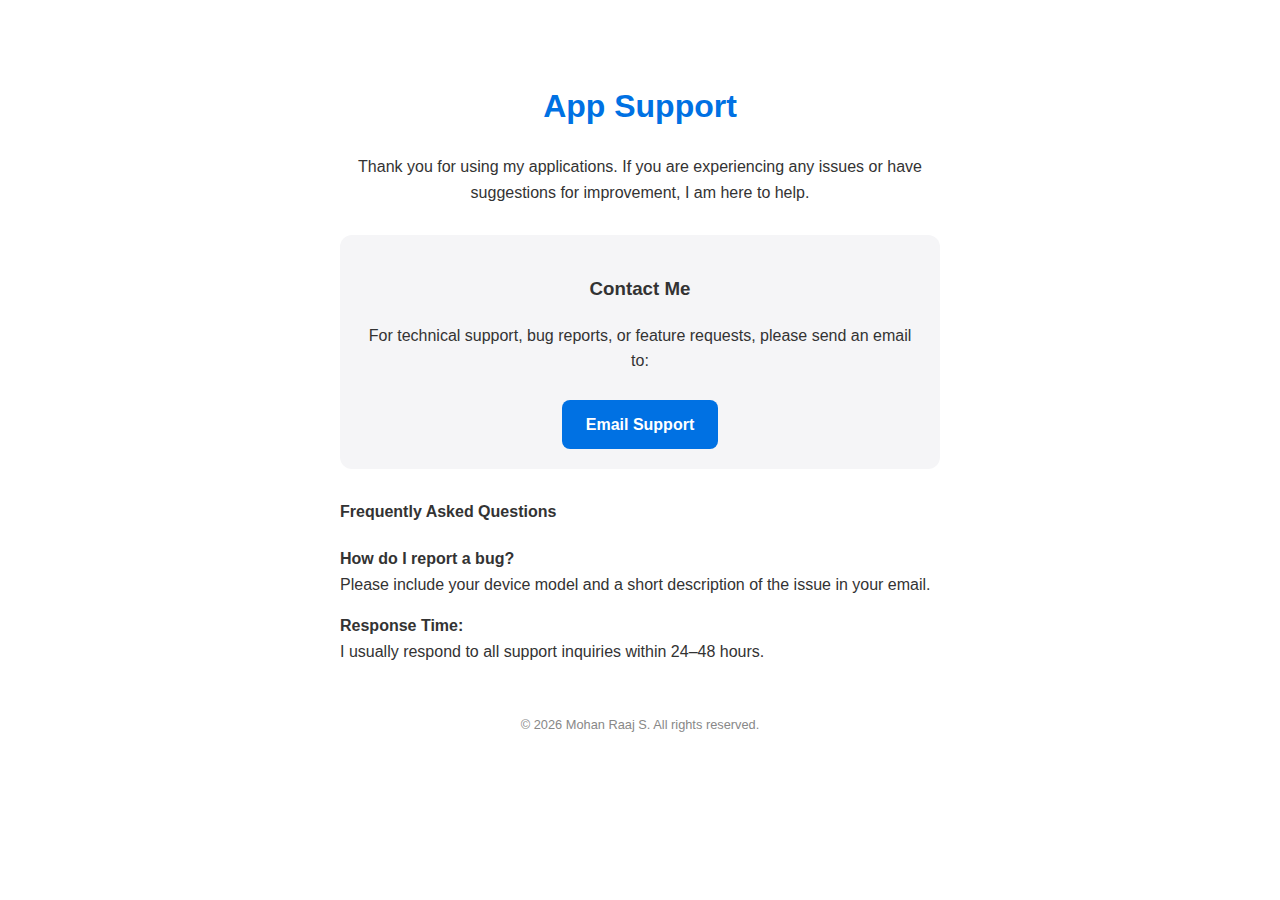
<file: support.html>
<!DOCTYPE html>
<html lang="en">
<head>
    <meta charset="UTF-8">
    <meta name="viewport" content="width=device-width, initial-scale=1.0">
    <title>Support | Mohanraaj S</title>
    <style>
        body { font-family: -apple-system, BlinkMacSystemFont, "Segoe UI", Roboto, Helvetica, Arial, sans-serif; line-height: 1.6; color: #333; max-width: 600px; margin: 40px auto; padding: 20px; text-align: center; }
        h1 { color: #0071e3; }
        .contact-box { background: #f5f5f7; padding: 20px; border-radius: 12px; margin-top: 30px; }
        .btn { display: inline-block; background: #0071e3; color: white; padding: 12px 24px; text-decoration: none; border-radius: 8px; font-weight: bold; margin-top: 10px; }
        footer { margin-top: 50px; font-size: 0.8em; color: #888; }
    </style>
</head>
<body>

    <h1>App Support</h1>
    <p>Thank you for using my applications. If you are experiencing any issues or have suggestions for improvement, I am here to help.</p>

    <div class="contact-box">
        <h3>Contact Me</h3>
        <p>For technical support, bug reports, or feature requests, please send an email to:</p>
        <a href="mailto:mohan.raaj.s@gmail.com" class="btn">Email Support</a>
    </div>

    <div style="margin-top: 30px; text-align: left;">
        <h4>Frequently Asked Questions</h4>
        <p><strong>How do I report a bug?</strong><br>Please include your device model and a short description of the issue in your email.</p>
        <p><strong>Response Time:</strong><br>I usually respond to all support inquiries within 24–48 hours.</p>
    </div>

    <footer>
        &copy; 2026 Mohan Raaj S. All rights reserved.
    </footer>

</body>
</html>
</file>
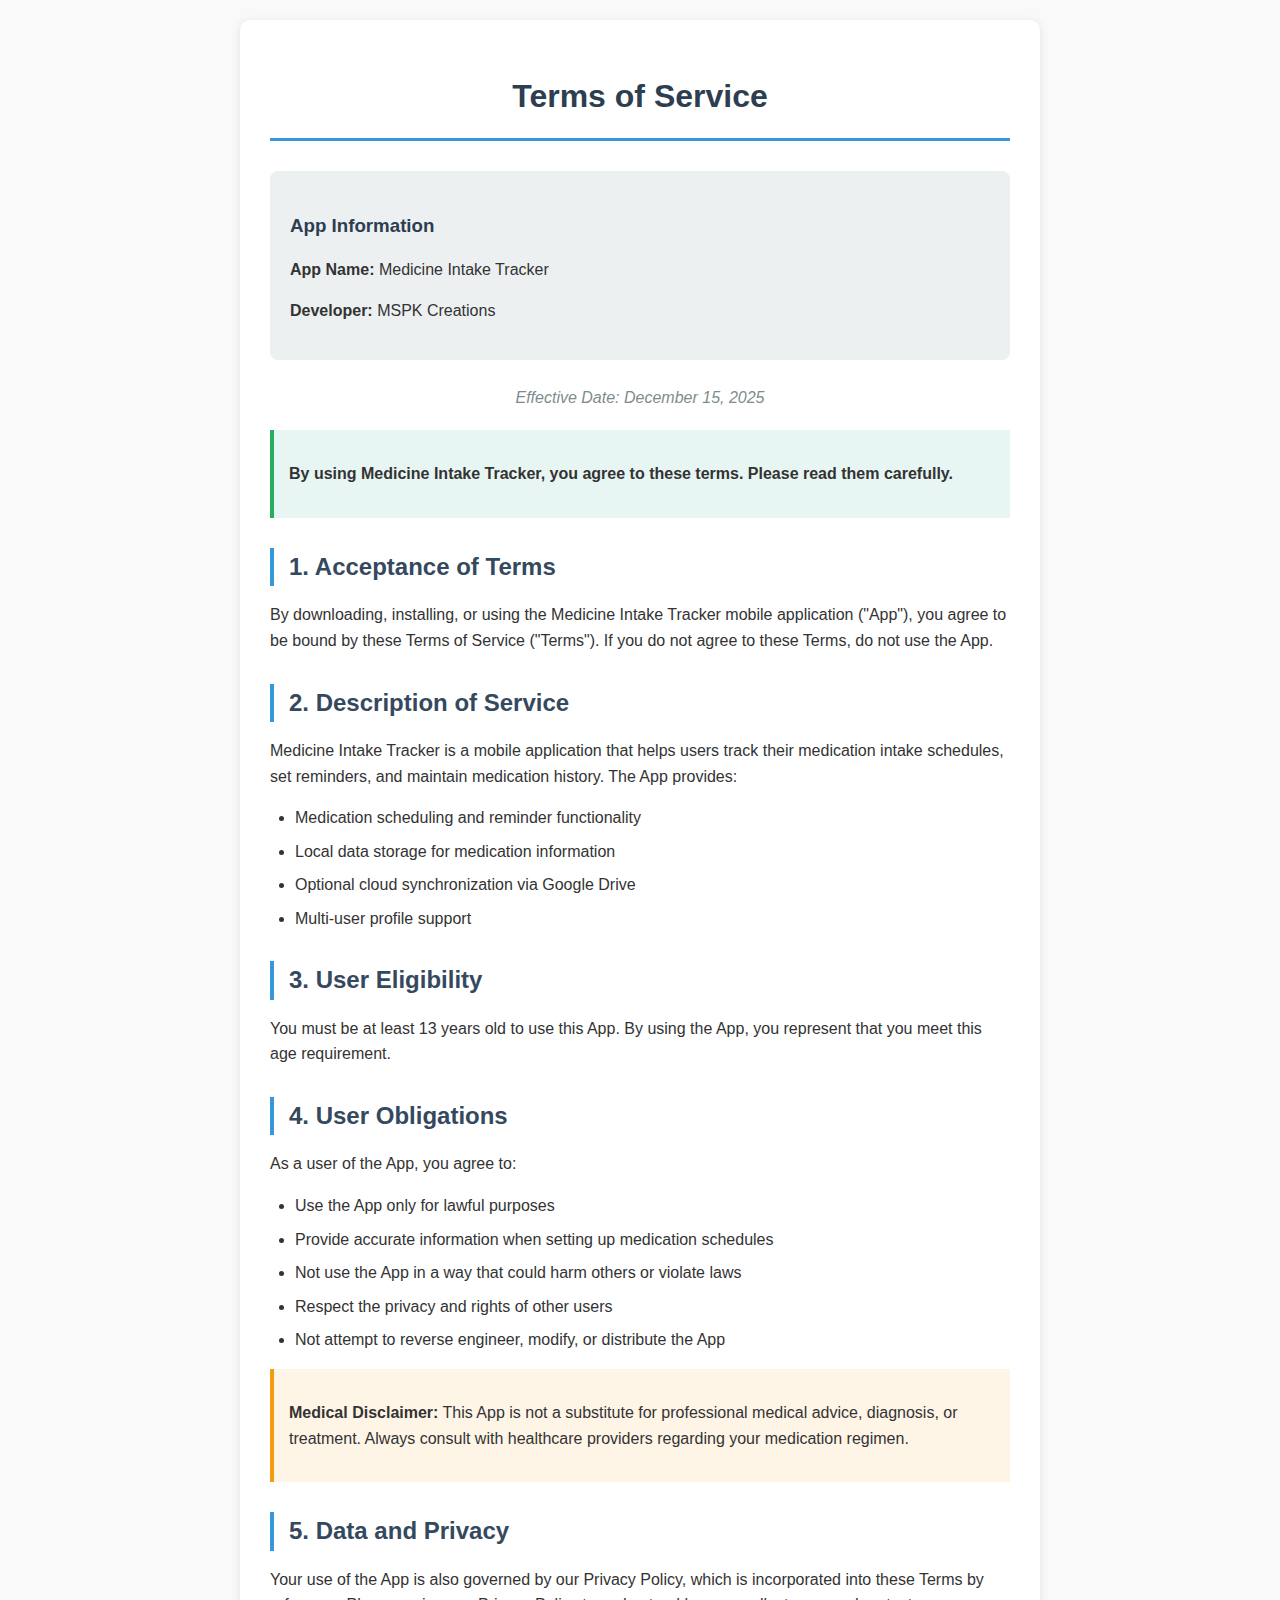
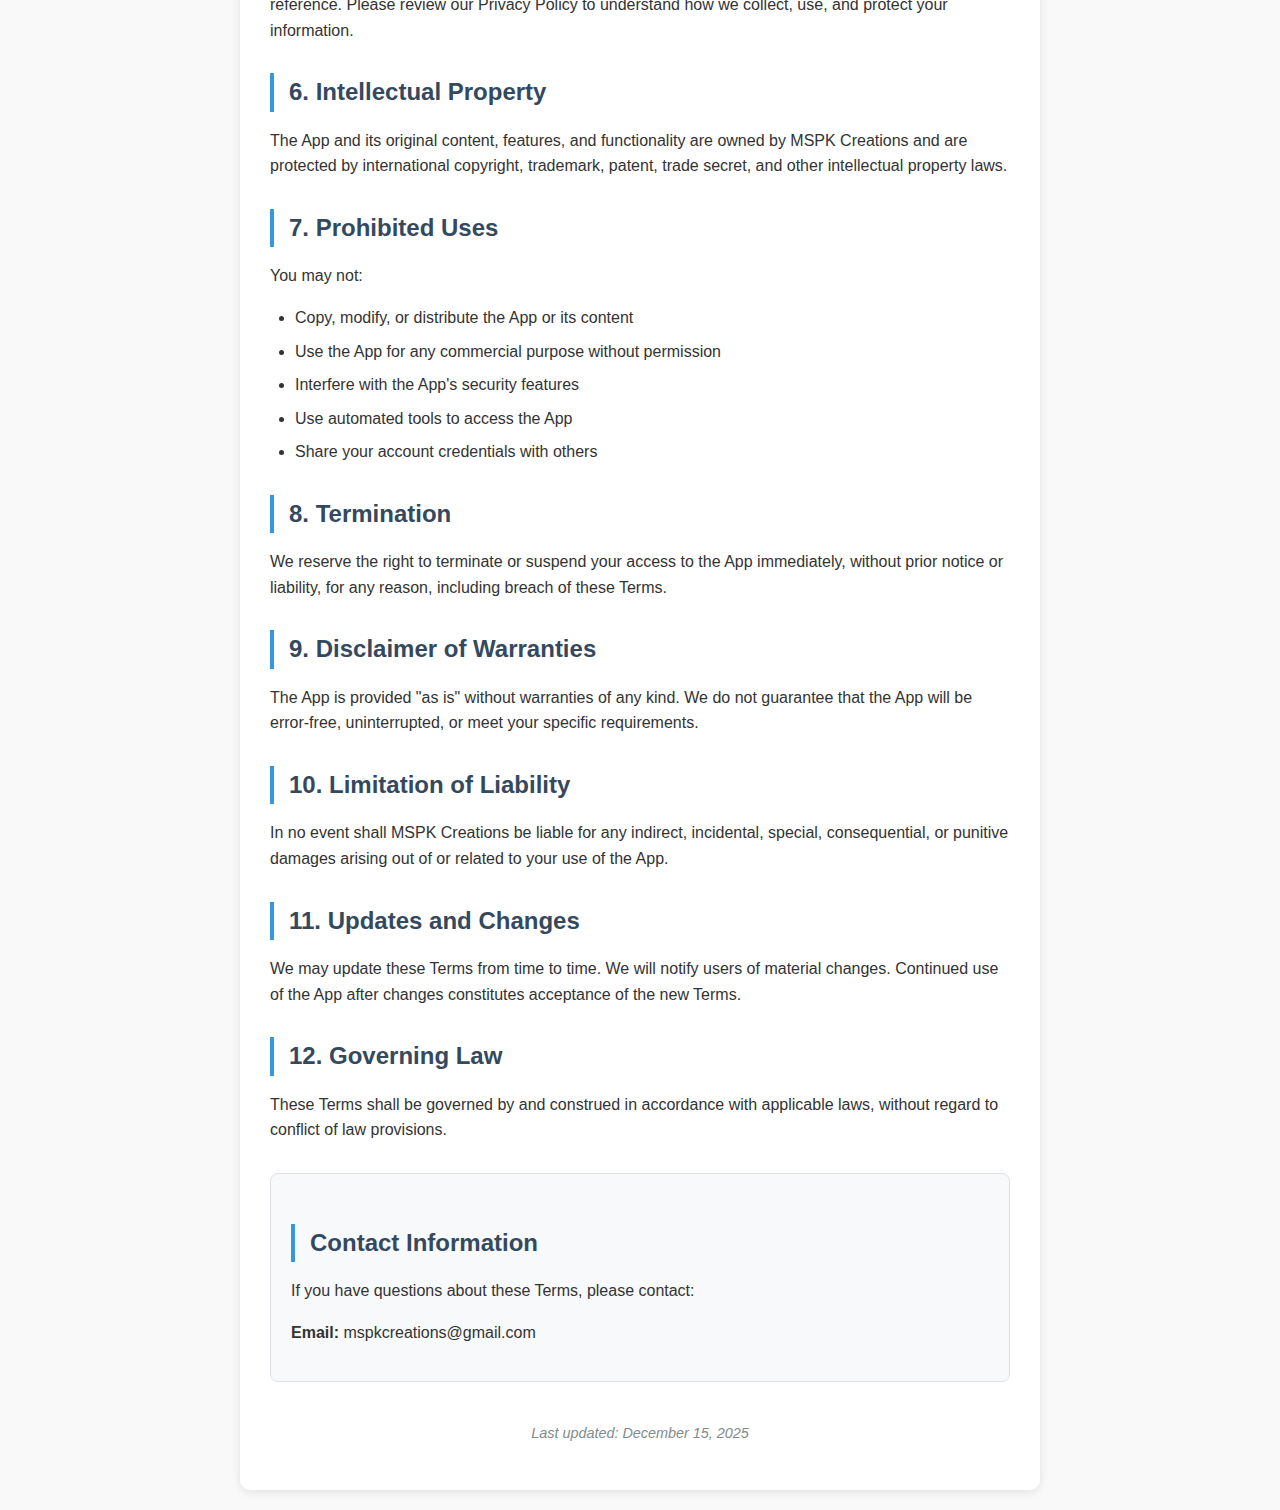
<file: apptermsandservice/MedicineIntakeTracker.html>
<!DOCTYPE html>
<html lang="en">
<head>
    <meta charset="UTF-8">
    <meta name="viewport" content="width=device-width, initial-scale=1.0">
    <title>Terms of Service - Medicine Intake Tracker</title>
    <style>
        body {
            font-family: 'Segoe UI', Tahoma, Geneva, Verdana, sans-serif;
            line-height: 1.6;
            color: #333;
            max-width: 800px;
            margin: 0 auto;
            padding: 20px;
            background-color: #f9f9f9;
        }
        .container {
            background-color: white;
            padding: 30px;
            border-radius: 10px;
            box-shadow: 0 2px 10px rgba(0,0,0,0.1);
        }
        h1 {
            color: #2c3e50;
            text-align: center;
            border-bottom: 3px solid #3498db;
            padding-bottom: 15px;
            margin-bottom: 30px;
        }
        h2 {
            color: #34495e;
            margin-top: 30px;
            margin-bottom: 15px;
            border-left: 4px solid #3498db;
            padding-left: 15px;
        }
        h3 {
            color: #2c3e50;
            margin-top: 20px;
            margin-bottom: 10px;
        }
        .app-info {
            background-color: #ecf0f1;
            padding: 20px;
            border-radius: 8px;
            margin-bottom: 25px;
        }
        .highlight {
            background-color: #e8f6f3;
            padding: 15px;
            border-left: 4px solid #27ae60;
            margin: 15px 0;
        }
        .warning {
            background-color: #fef5e7;
            padding: 15px;
            border-left: 4px solid #f39c12;
            margin: 15px 0;
        }
        .contact-info {
            background-color: #f8f9fa;
            padding: 20px;
            border-radius: 8px;
            margin-top: 30px;
            border: 1px solid #dee2e6;
        }
        ul {
            padding-left: 25px;
        }
        li {
            margin-bottom: 8px;
        }
        .effective-date {
            text-align: center;
            font-style: italic;
            color: #7f8c8d;
            margin-bottom: 20px;
        }
    </style>
</head>
<body>
    <div class="container">
        <h1>Terms of Service</h1>
        
        <div class="app-info">
            <h3>App Information</h3>
            <p><strong>App Name:</strong> Medicine Intake Tracker</p>
            <p><strong>Developer:</strong> MSPK Creations</p>
        </div>

        <p class="effective-date">Effective Date: December 15, 2025</p>

        <div class="highlight">
            <p><strong>By using Medicine Intake Tracker, you agree to these terms. Please read them carefully.</strong></p>
        </div>

        <h2>1. Acceptance of Terms</h2>
        <p>By downloading, installing, or using the Medicine Intake Tracker mobile application ("App"), you agree to be bound by these Terms of Service ("Terms"). If you do not agree to these Terms, do not use the App.</p>

        <h2>2. Description of Service</h2>
        <p>Medicine Intake Tracker is a mobile application that helps users track their medication intake schedules, set reminders, and maintain medication history. The App provides:</p>
        <ul>
            <li>Medication scheduling and reminder functionality</li>
            <li>Local data storage for medication information</li>
            <li>Optional cloud synchronization via Google Drive</li>
            <li>Multi-user profile support</li>
        </ul>

        <h2>3. User Eligibility</h2>
        <p>You must be at least 13 years old to use this App. By using the App, you represent that you meet this age requirement.</p>

        <h2>4. User Obligations</h2>
        <p>As a user of the App, you agree to:</p>
        <ul>
            <li>Use the App only for lawful purposes</li>
            <li>Provide accurate information when setting up medication schedules</li>
            <li>Not use the App in a way that could harm others or violate laws</li>
            <li>Respect the privacy and rights of other users</li>
            <li>Not attempt to reverse engineer, modify, or distribute the App</li>
        </ul>

        <div class="warning">
            <p><strong>Medical Disclaimer:</strong> This App is not a substitute for professional medical advice, diagnosis, or treatment. Always consult with healthcare providers regarding your medication regimen.</p>
        </div>

        <h2>5. Data and Privacy</h2>
        <p>Your use of the App is also governed by our Privacy Policy, which is incorporated into these Terms by reference. Please review our Privacy Policy to understand how we collect, use, and protect your information.</p>

        <h2>6. Intellectual Property</h2>
        <p>The App and its original content, features, and functionality are owned by MSPK Creations and are protected by international copyright, trademark, patent, trade secret, and other intellectual property laws.</p>

        <h2>7. Prohibited Uses</h2>
        <p>You may not:</p>
        <ul>
            <li>Copy, modify, or distribute the App or its content</li>
            <li>Use the App for any commercial purpose without permission</li>
            <li>Interfere with the App's security features</li>
            <li>Use automated tools to access the App</li>
            <li>Share your account credentials with others</li>
        </ul>

        <h2>8. Termination</h2>
        <p>We reserve the right to terminate or suspend your access to the App immediately, without prior notice or liability, for any reason, including breach of these Terms.</p>

        <h2>9. Disclaimer of Warranties</h2>
        <p>The App is provided "as is" without warranties of any kind. We do not guarantee that the App will be error-free, uninterrupted, or meet your specific requirements.</p>

        <h2>10. Limitation of Liability</h2>
        <p>In no event shall MSPK Creations be liable for any indirect, incidental, special, consequential, or punitive damages arising out of or related to your use of the App.</p>

        <h2>11. Updates and Changes</h2>
        <p>We may update these Terms from time to time. We will notify users of material changes. Continued use of the App after changes constitutes acceptance of the new Terms.</p>

        <h2>12. Governing Law</h2>
        <p>These Terms shall be governed by and construed in accordance with applicable laws, without regard to conflict of law provisions.</p>

        <div class="contact-info">
            <h2>Contact Information</h2>
            <p>If you have questions about these Terms, please contact:</p>
            <p><strong>Email:</strong> mspkcreations@gmail.com</p>
        </div>

        <p style="text-align: center; margin-top: 40px; font-size: 0.9em; color: #7f8c8d;">
            <em>Last updated: December 15, 2025</em>
        </p>
    </div>
</body>
</html>
</file>
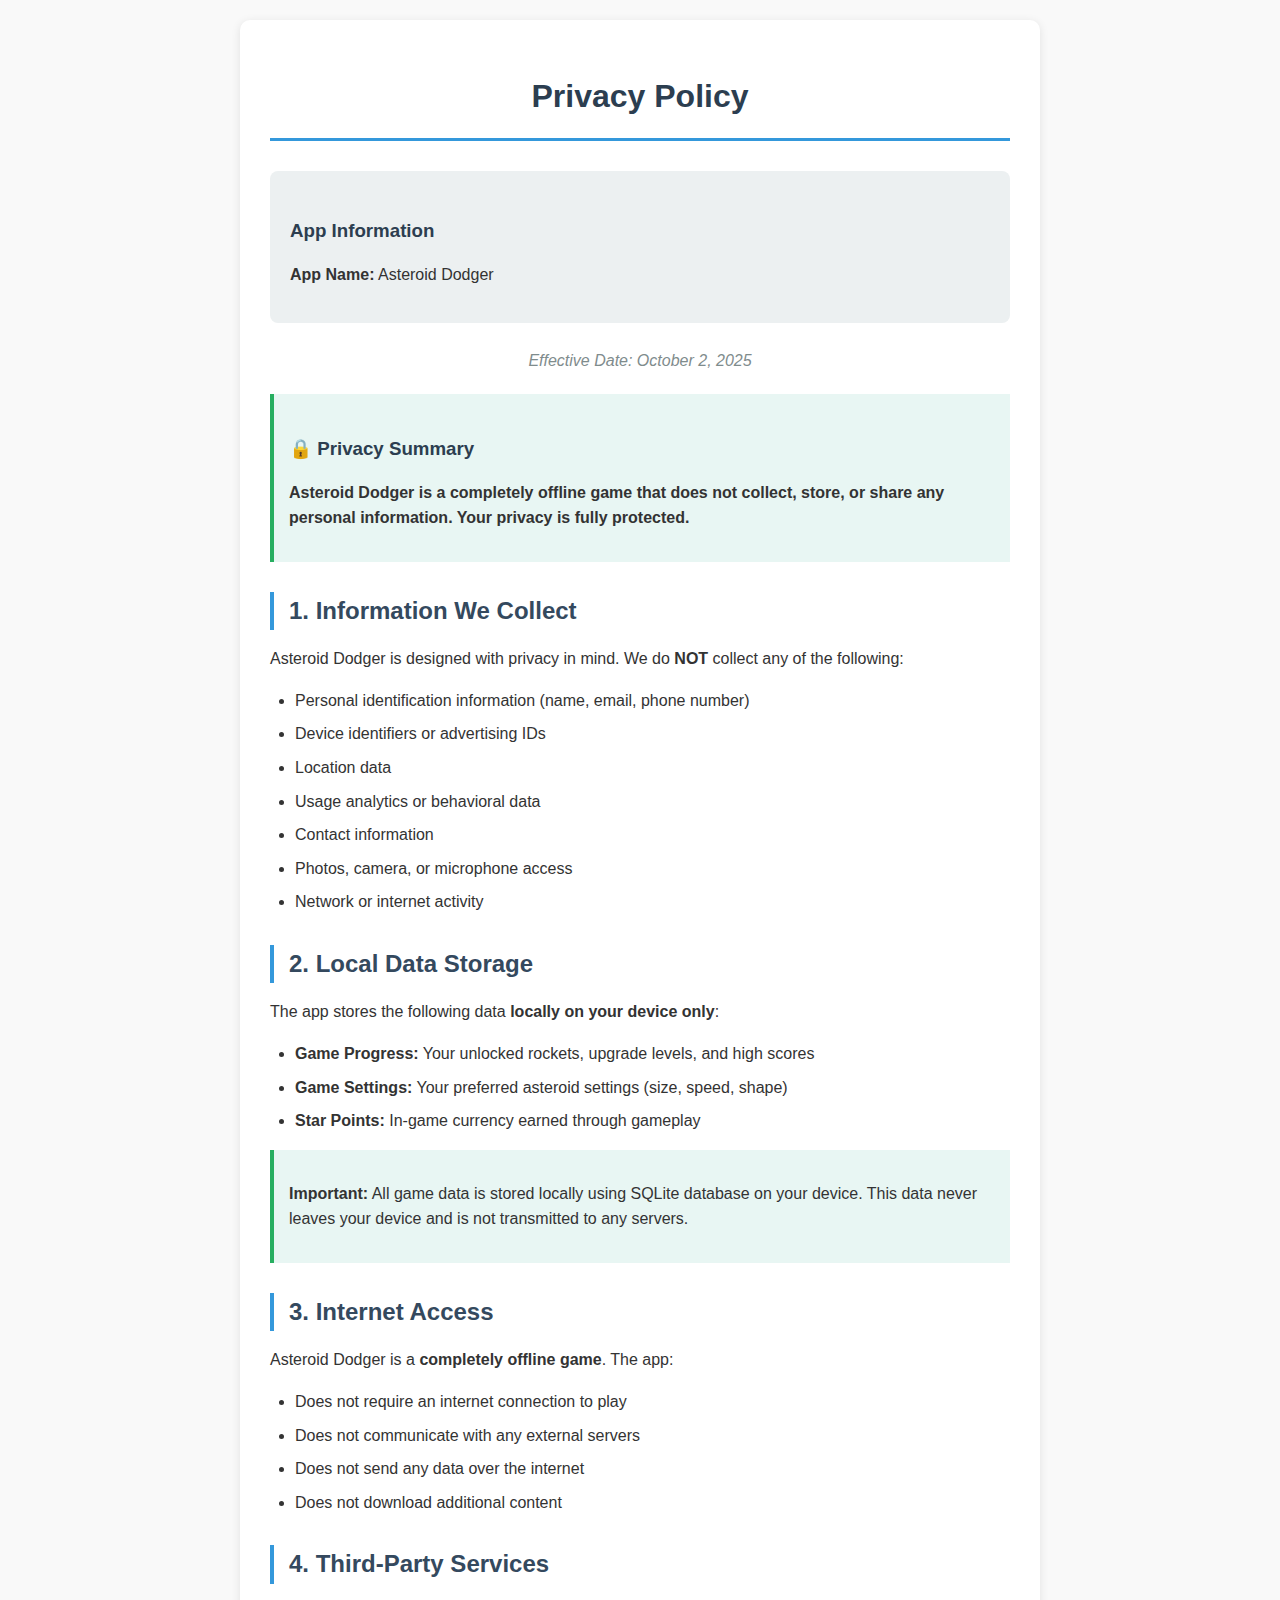
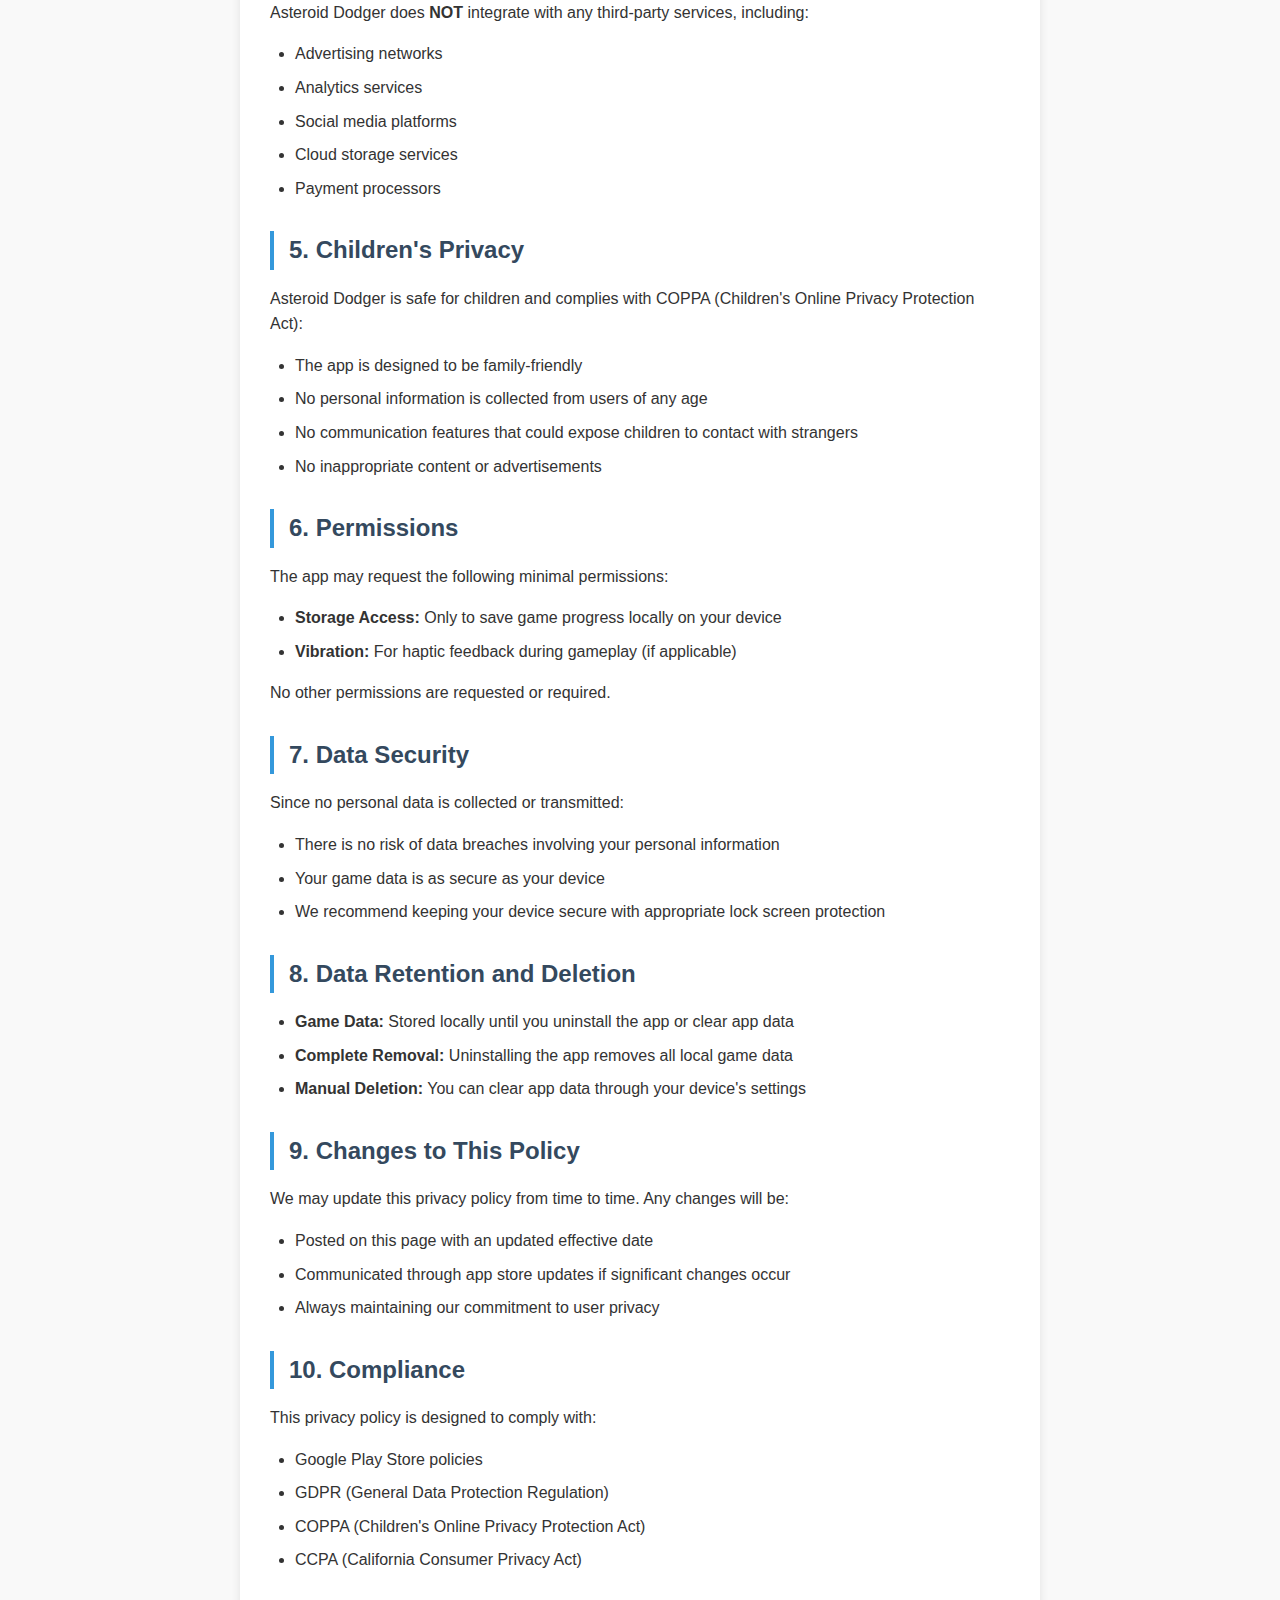
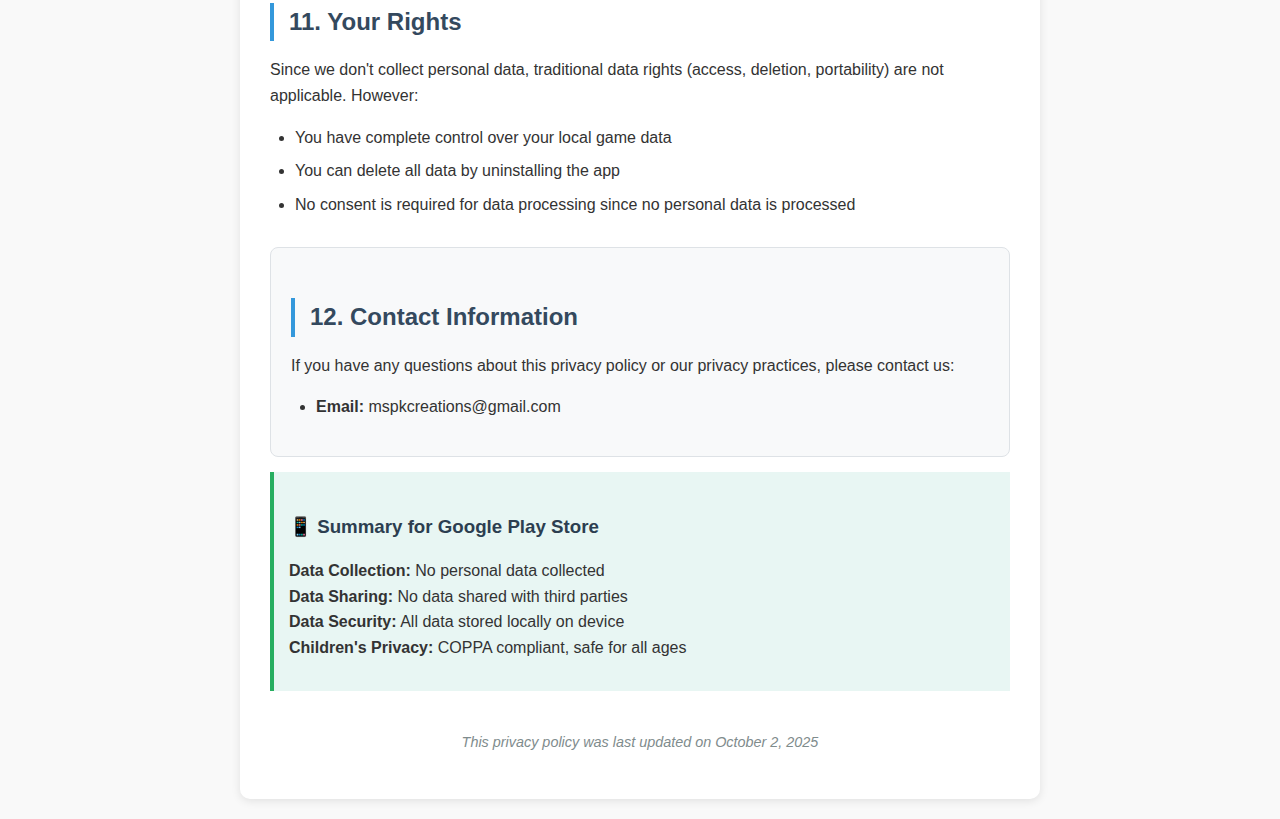
<file: privacypolicy/AsteroidDodger.html>
<!DOCTYPE html>
<html lang="en">
<head>
    <meta charset="UTF-8">
    <meta name="viewport" content="width=device-width, initial-scale=1.0">
    <title>Privacy Policy - Asteroid Dodger</title>
    <style>
        body {
            font-family: 'Segoe UI', Tahoma, Geneva, Verdana, sans-serif;
            line-height: 1.6;
            color: #333;
            max-width: 800px;
            margin: 0 auto;
            padding: 20px;
            background-color: #f9f9f9;
        }
        .container {
            background-color: white;
            padding: 30px;
            border-radius: 10px;
            box-shadow: 0 2px 10px rgba(0,0,0,0.1);
        }
        h1 {
            color: #2c3e50;
            text-align: center;
            border-bottom: 3px solid #3498db;
            padding-bottom: 15px;
            margin-bottom: 30px;
        }
        h2 {
            color: #34495e;
            margin-top: 30px;
            margin-bottom: 15px;
            border-left: 4px solid #3498db;
            padding-left: 15px;
        }
        h3 {
            color: #2c3e50;
            margin-top: 25px;
            margin-bottom: 10px;
        }
        .app-info {
            background-color: #ecf0f1;
            padding: 20px;
            border-radius: 8px;
            margin-bottom: 25px;
        }
        .highlight {
            background-color: #e8f6f3;
            padding: 15px;
            border-left: 4px solid #27ae60;
            margin: 15px 0;
        }
        .contact-info {
            background-color: #f8f9fa;
            padding: 20px;
            border-radius: 8px;
            margin-top: 30px;
            border: 1px solid #dee2e6;
        }
        ul {
            padding-left: 25px;
        }
        li {
            margin-bottom: 8px;
        }
        .effective-date {
            text-align: center;
            font-style: italic;
            color: #7f8c8d;
            margin-bottom: 20px;
        }
    </style>
</head>
<body>
    <div class="container">
        <h1>Privacy Policy</h1>
        
        <div class="app-info">
            <h3>App Information</h3>
            <p><strong>App Name:</strong> Asteroid Dodger</p>
        </div>

        <p class="effective-date">Effective Date: October 2, 2025</p>

        <div class="highlight">
            <h3>🔒 Privacy Summary</h3>
            <p><strong>Asteroid Dodger is a completely offline game that does not collect, store, or share any personal information. Your privacy is fully protected.</strong></p>
        </div>

        <h2>1. Information We Collect</h2>
        <p>Asteroid Dodger is designed with privacy in mind. We do <strong>NOT</strong> collect any of the following:</p>
        <ul>
            <li>Personal identification information (name, email, phone number)</li>
            <li>Device identifiers or advertising IDs</li>
            <li>Location data</li>
            <li>Usage analytics or behavioral data</li>
            <li>Contact information</li>
            <li>Photos, camera, or microphone access</li>
            <li>Network or internet activity</li>
        </ul>

        <h2>2. Local Data Storage</h2>
        <p>The app stores the following data <strong>locally on your device only</strong>:</p>
        <ul>
            <li><strong>Game Progress:</strong> Your unlocked rockets, upgrade levels, and high scores</li>
            <li><strong>Game Settings:</strong> Your preferred asteroid settings (size, speed, shape)</li>
            <li><strong>Star Points:</strong> In-game currency earned through gameplay</li>
        </ul>
        
        <div class="highlight">
            <p><strong>Important:</strong> All game data is stored locally using SQLite database on your device. This data never leaves your device and is not transmitted to any servers.</p>
        </div>

        <h2>3. Internet Access</h2>
        <p>Asteroid Dodger is a <strong>completely offline game</strong>. The app:</p>
        <ul>
            <li>Does not require an internet connection to play</li>
            <li>Does not communicate with any external servers</li>
            <li>Does not send any data over the internet</li>
            <li>Does not download additional content</li>
        </ul>

        <h2>4. Third-Party Services</h2>
        <p>Asteroid Dodger does <strong>NOT</strong> integrate with any third-party services, including:</p>
        <ul>
            <li>Advertising networks</li>
            <li>Analytics services</li>
            <li>Social media platforms</li>
            <li>Cloud storage services</li>
            <li>Payment processors</li>
        </ul>

        <h2>5. Children's Privacy</h2>
        <p>Asteroid Dodger is safe for children and complies with COPPA (Children's Online Privacy Protection Act):</p>
        <ul>
            <li>The app is designed to be family-friendly</li>
            <li>No personal information is collected from users of any age</li>
            <li>No communication features that could expose children to contact with strangers</li>
            <li>No inappropriate content or advertisements</li>
        </ul>

        <h2>6. Permissions</h2>
        <p>The app may request the following minimal permissions:</p>
        <ul>
            <li><strong>Storage Access:</strong> Only to save game progress locally on your device</li>
            <li><strong>Vibration:</strong> For haptic feedback during gameplay (if applicable)</li>
        </ul>
        <p>No other permissions are requested or required.</p>

        <h2>7. Data Security</h2>
        <p>Since no personal data is collected or transmitted:</p>
        <ul>
            <li>There is no risk of data breaches involving your personal information</li>
            <li>Your game data is as secure as your device</li>
            <li>We recommend keeping your device secure with appropriate lock screen protection</li>
        </ul>

        <h2>8. Data Retention and Deletion</h2>
        <ul>
            <li><strong>Game Data:</strong> Stored locally until you uninstall the app or clear app data</li>
            <li><strong>Complete Removal:</strong> Uninstalling the app removes all local game data</li>
            <li><strong>Manual Deletion:</strong> You can clear app data through your device's settings</li>
        </ul>

        <h2>9. Changes to This Policy</h2>
        <p>We may update this privacy policy from time to time. Any changes will be:</p>
        <ul>
            <li>Posted on this page with an updated effective date</li>
            <li>Communicated through app store updates if significant changes occur</li>
            <li>Always maintaining our commitment to user privacy</li>
        </ul>

        <h2>10. Compliance</h2>
        <p>This privacy policy is designed to comply with:</p>
        <ul>
            <li>Google Play Store policies</li>
            <li>GDPR (General Data Protection Regulation)</li>
            <li>COPPA (Children's Online Privacy Protection Act)</li>
            <li>CCPA (California Consumer Privacy Act)</li>
        </ul>

        <h2>11. Your Rights</h2>
        <p>Since we don't collect personal data, traditional data rights (access, deletion, portability) are not applicable. However:</p>
        <ul>
            <li>You have complete control over your local game data</li>
            <li>You can delete all data by uninstalling the app</li>
            <li>No consent is required for data processing since no personal data is processed</li>
        </ul>

        <div class="contact-info">
            <h2>12. Contact Information</h2>
            <p>If you have any questions about this privacy policy or our privacy practices, please contact us:</p>
            <ul>
                <li><strong>Email:</strong> mspkcreations@gmail.com</li>
            </ul>
        </div>

        <div class="highlight">
            <h3>📱 Summary for Google Play Store</h3>
            <p><strong>Data Collection:</strong> No personal data collected<br>
            <strong>Data Sharing:</strong> No data shared with third parties<br>
            <strong>Data Security:</strong> All data stored locally on device<br>
            <strong>Children's Privacy:</strong> COPPA compliant, safe for all ages</p>
        </div>

        <p style="text-align: center; margin-top: 40px; font-size: 0.9em; color: #7f8c8d;">
            <em>This privacy policy was last updated on October 2, 2025</em>
        </p>
    </div>
</body>
</html>
</file>
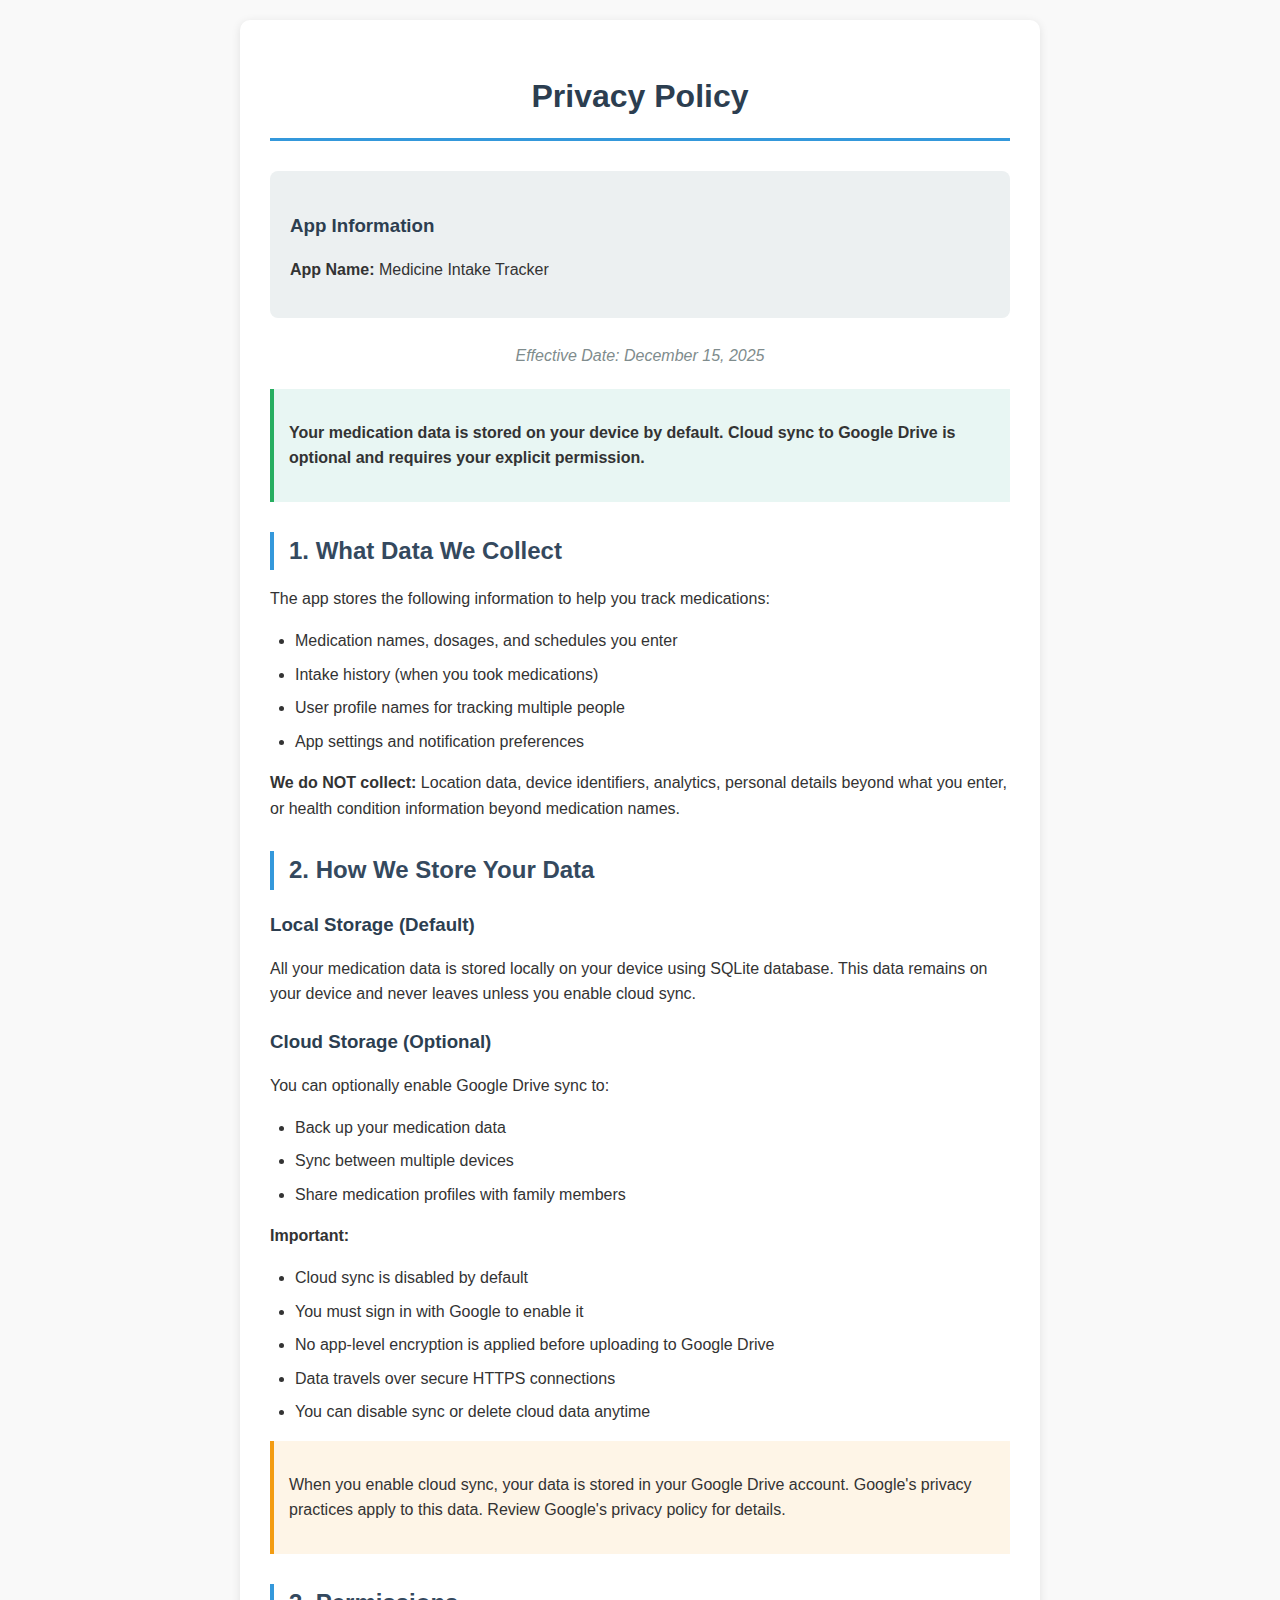
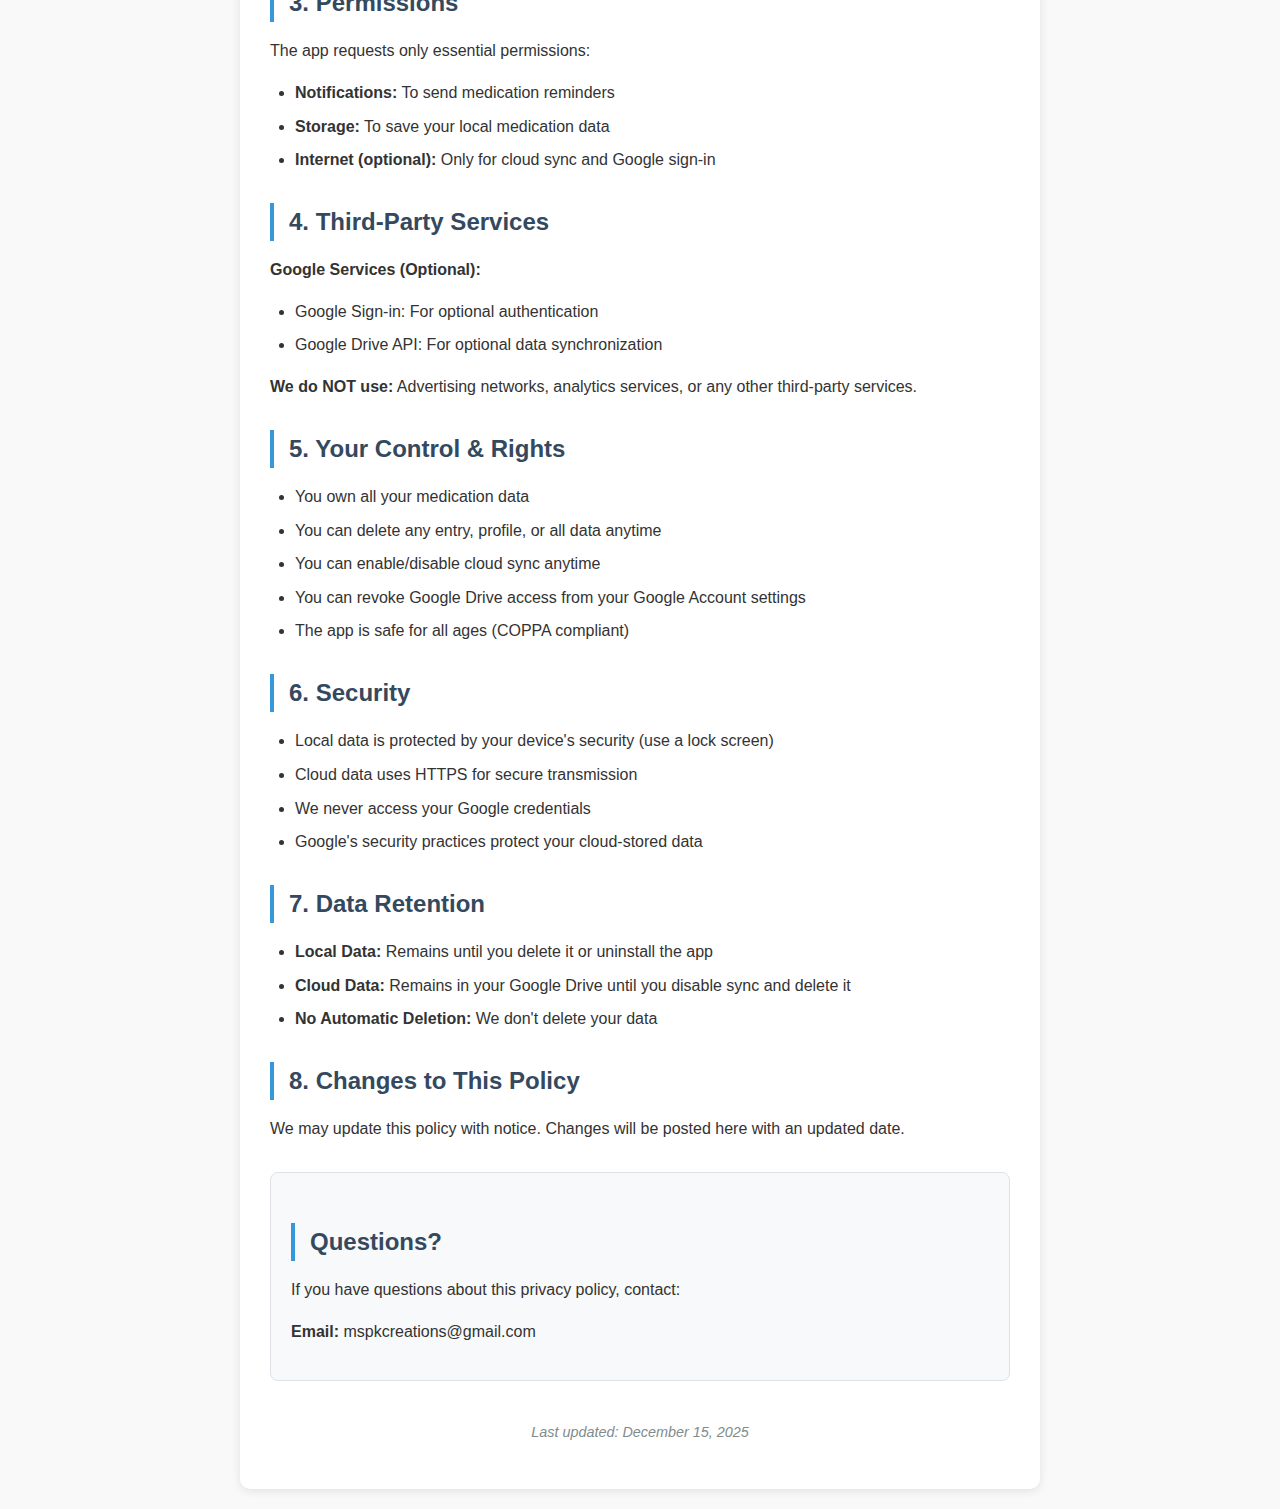
<file: privacypolicy/MedicineIntakeTracker.html>
<!DOCTYPE html>
<html lang="en">
<head>
    <meta charset="UTF-8">
    <meta name="viewport" content="width=device-width, initial-scale=1.0">
    <title>Privacy Policy - Medicine Intake Tracker</title>
    <style>
        body {
            font-family: 'Segoe UI', Tahoma, Geneva, Verdana, sans-serif;
            line-height: 1.6;
            color: #333;
            max-width: 800px;
            margin: 0 auto;
            padding: 20px;
            background-color: #f9f9f9;
        }
        .container {
            background-color: white;
            padding: 30px;
            border-radius: 10px;
            box-shadow: 0 2px 10px rgba(0,0,0,0.1);
        }
        h1 {
            color: #2c3e50;
            text-align: center;
            border-bottom: 3px solid #3498db;
            padding-bottom: 15px;
            margin-bottom: 30px;
        }
        h2 {
            color: #34495e;
            margin-top: 30px;
            margin-bottom: 15px;
            border-left: 4px solid #3498db;
            padding-left: 15px;
        }
        h3 {
            color: #2c3e50;
            margin-top: 20px;
            margin-bottom: 10px;
        }
        .app-info {
            background-color: #ecf0f1;
            padding: 20px;
            border-radius: 8px;
            margin-bottom: 25px;
        }
        .highlight {
            background-color: #e8f6f3;
            padding: 15px;
            border-left: 4px solid #27ae60;
            margin: 15px 0;
        }
        .warning {
            background-color: #fef5e7;
            padding: 15px;
            border-left: 4px solid #f39c12;
            margin: 15px 0;
        }
        .contact-info {
            background-color: #f8f9fa;
            padding: 20px;
            border-radius: 8px;
            margin-top: 30px;
            border: 1px solid #dee2e6;
        }
        ul {
            padding-left: 25px;
        }
        li {
            margin-bottom: 8px;
        }
        .effective-date {
            text-align: center;
            font-style: italic;
            color: #7f8c8d;
            margin-bottom: 20px;
        }
    </style>
</head>
<body>
    <div class="container">
        <h1>Privacy Policy</h1>
        
        <div class="app-info">
            <h3>App Information</h3>
            <p><strong>App Name:</strong> Medicine Intake Tracker</p>
        </div>

        <p class="effective-date">Effective Date: December 15, 2025</p>

        <div class="highlight">
            <p><strong>Your medication data is stored on your device by default. Cloud sync to Google Drive is optional and requires your explicit permission.</strong></p>
        </div>

        <h2>1. What Data We Collect</h2>
        <p>The app stores the following information to help you track medications:</p>
        <ul>
            <li>Medication names, dosages, and schedules you enter</li>
            <li>Intake history (when you took medications)</li>
            <li>User profile names for tracking multiple people</li>
            <li>App settings and notification preferences</li>
        </ul>
        <p><strong>We do NOT collect:</strong> Location data, device identifiers, analytics, personal details beyond what you enter, or health condition information beyond medication names.</p>

        <h2>2. How We Store Your Data</h2>
        
        <h3>Local Storage (Default)</h3>
        <p>All your medication data is stored locally on your device using SQLite database. This data remains on your device and never leaves unless you enable cloud sync.</p>

        <h3>Cloud Storage (Optional)</h3>
        <p>You can optionally enable Google Drive sync to:</p>
        <ul>
            <li>Back up your medication data</li>
            <li>Sync between multiple devices</li>
            <li>Share medication profiles with family members</li>
        </ul>
        <p><strong>Important:</strong></p>
        <ul>
            <li>Cloud sync is disabled by default</li>
            <li>You must sign in with Google to enable it</li>
            <li>No app-level encryption is applied before uploading to Google Drive</li>
            <li>Data travels over secure HTTPS connections</li>
            <li>You can disable sync or delete cloud data anytime</li>
        </ul>

        <div class="warning">
            <p>When you enable cloud sync, your data is stored in your Google Drive account. Google's privacy practices apply to this data. Review Google's privacy policy for details.</p>
        </div>

        <h2>3. Permissions</h2>
        <p>The app requests only essential permissions:</p>
        <ul>
            <li><strong>Notifications:</strong> To send medication reminders</li>
            <li><strong>Storage:</strong> To save your local medication data</li>
            <li><strong>Internet (optional):</strong> Only for cloud sync and Google sign-in</li>
        </ul>

        <h2>4. Third-Party Services</h2>
        <p><strong>Google Services (Optional):</strong></p>
        <ul>
            <li>Google Sign-in: For optional authentication</li>
            <li>Google Drive API: For optional data synchronization</li>
        </ul>
        <p><strong>We do NOT use:</strong> Advertising networks, analytics services, or any other third-party services.</p>

        <h2>5. Your Control & Rights</h2>
        <ul>
            <li>You own all your medication data</li>
            <li>You can delete any entry, profile, or all data anytime</li>
            <li>You can enable/disable cloud sync anytime</li>
            <li>You can revoke Google Drive access from your Google Account settings</li>
            <li>The app is safe for all ages (COPPA compliant)</li>
        </ul>

        <h2>6. Security</h2>
        <ul>
            <li>Local data is protected by your device's security (use a lock screen)</li>
            <li>Cloud data uses HTTPS for secure transmission</li>
            <li>We never access your Google credentials</li>
            <li>Google's security practices protect your cloud-stored data</li>
        </ul>

        <h2>7. Data Retention</h2>
        <ul>
            <li><strong>Local Data:</strong> Remains until you delete it or uninstall the app</li>
            <li><strong>Cloud Data:</strong> Remains in your Google Drive until you disable sync and delete it</li>
            <li><strong>No Automatic Deletion:</strong> We don't delete your data</li>
        </ul>

        <h2>8. Changes to This Policy</h2>
        <p>We may update this policy with notice. Changes will be posted here with an updated date.</p>

        <div class="contact-info">
            <h2>Questions?</h2>
            <p>If you have questions about this privacy policy, contact:</p>
            <p><strong>Email:</strong> mspkcreations@gmail.com</p>
        </div>

        <p style="text-align: center; margin-top: 40px; font-size: 0.9em; color: #7f8c8d;">
            <em>Last updated: December 15, 2025</em>
        </p>
    </div>
</body>
</html>
</file>
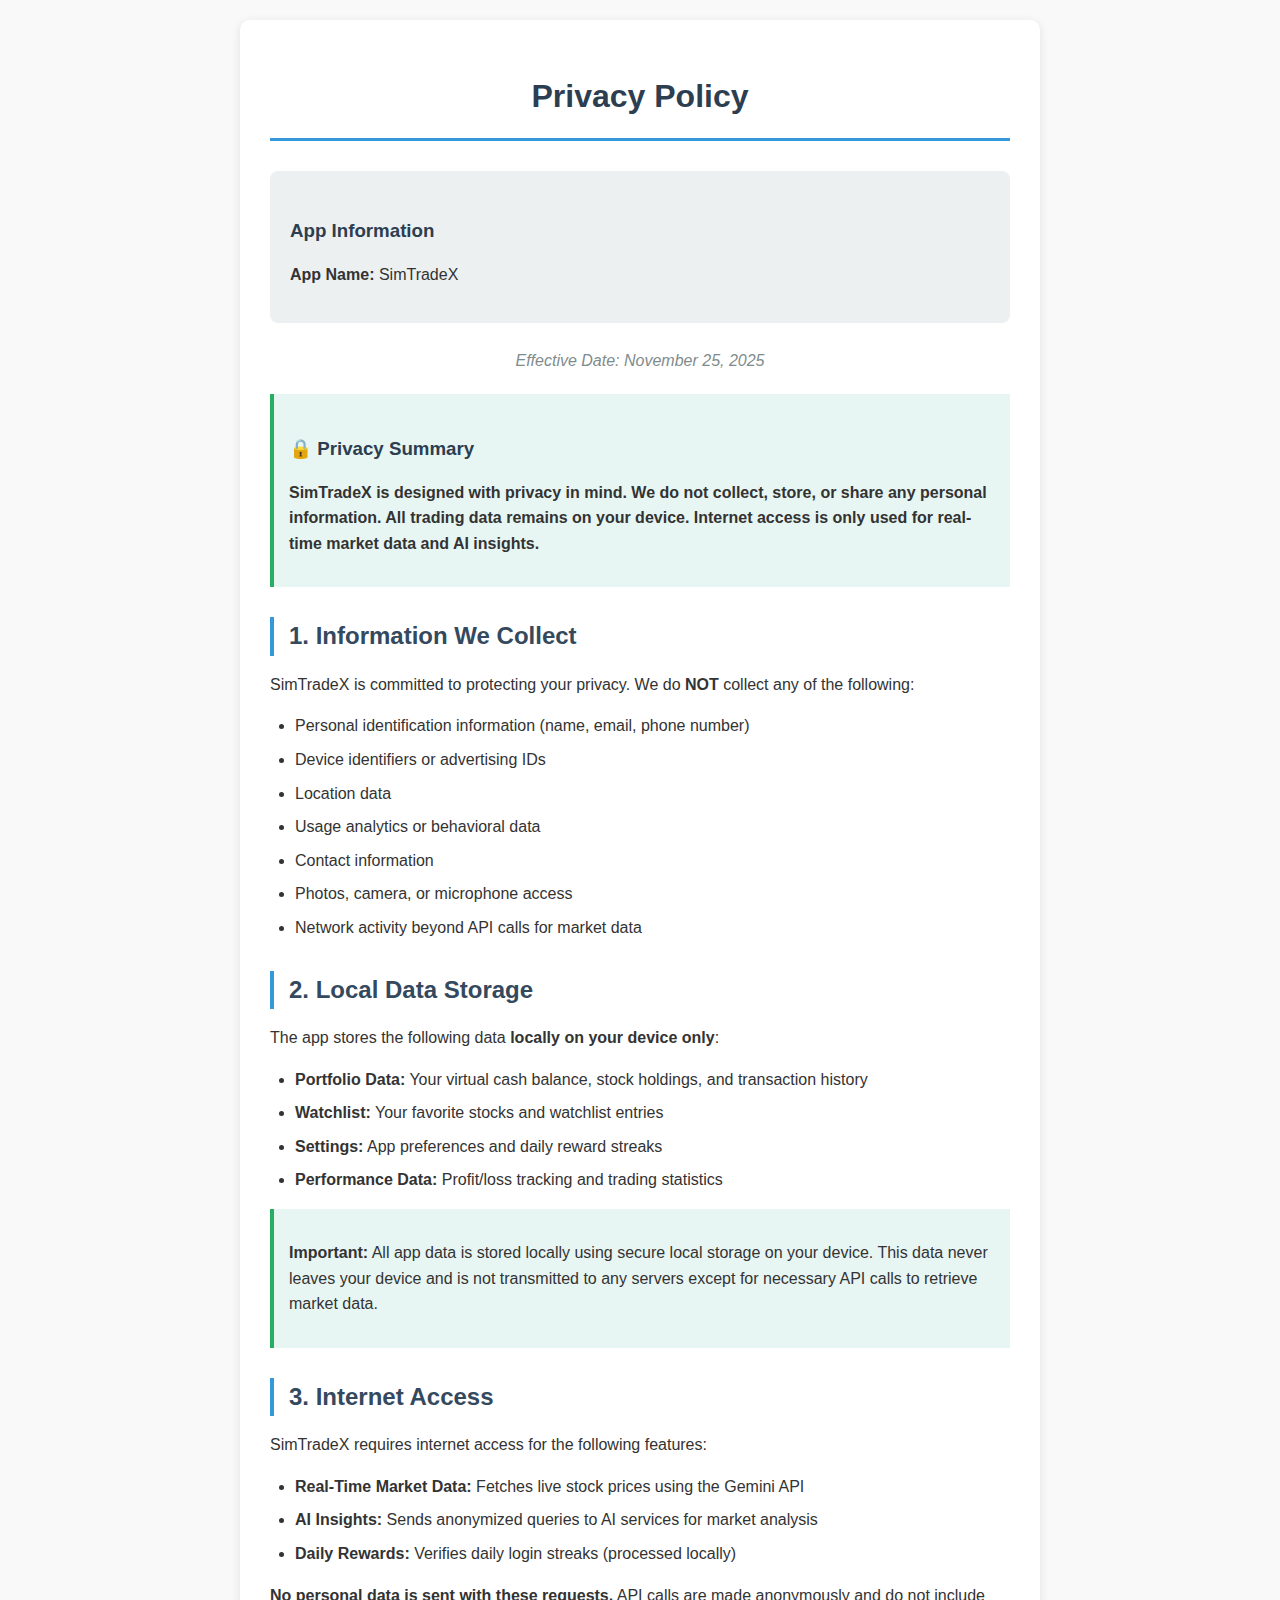
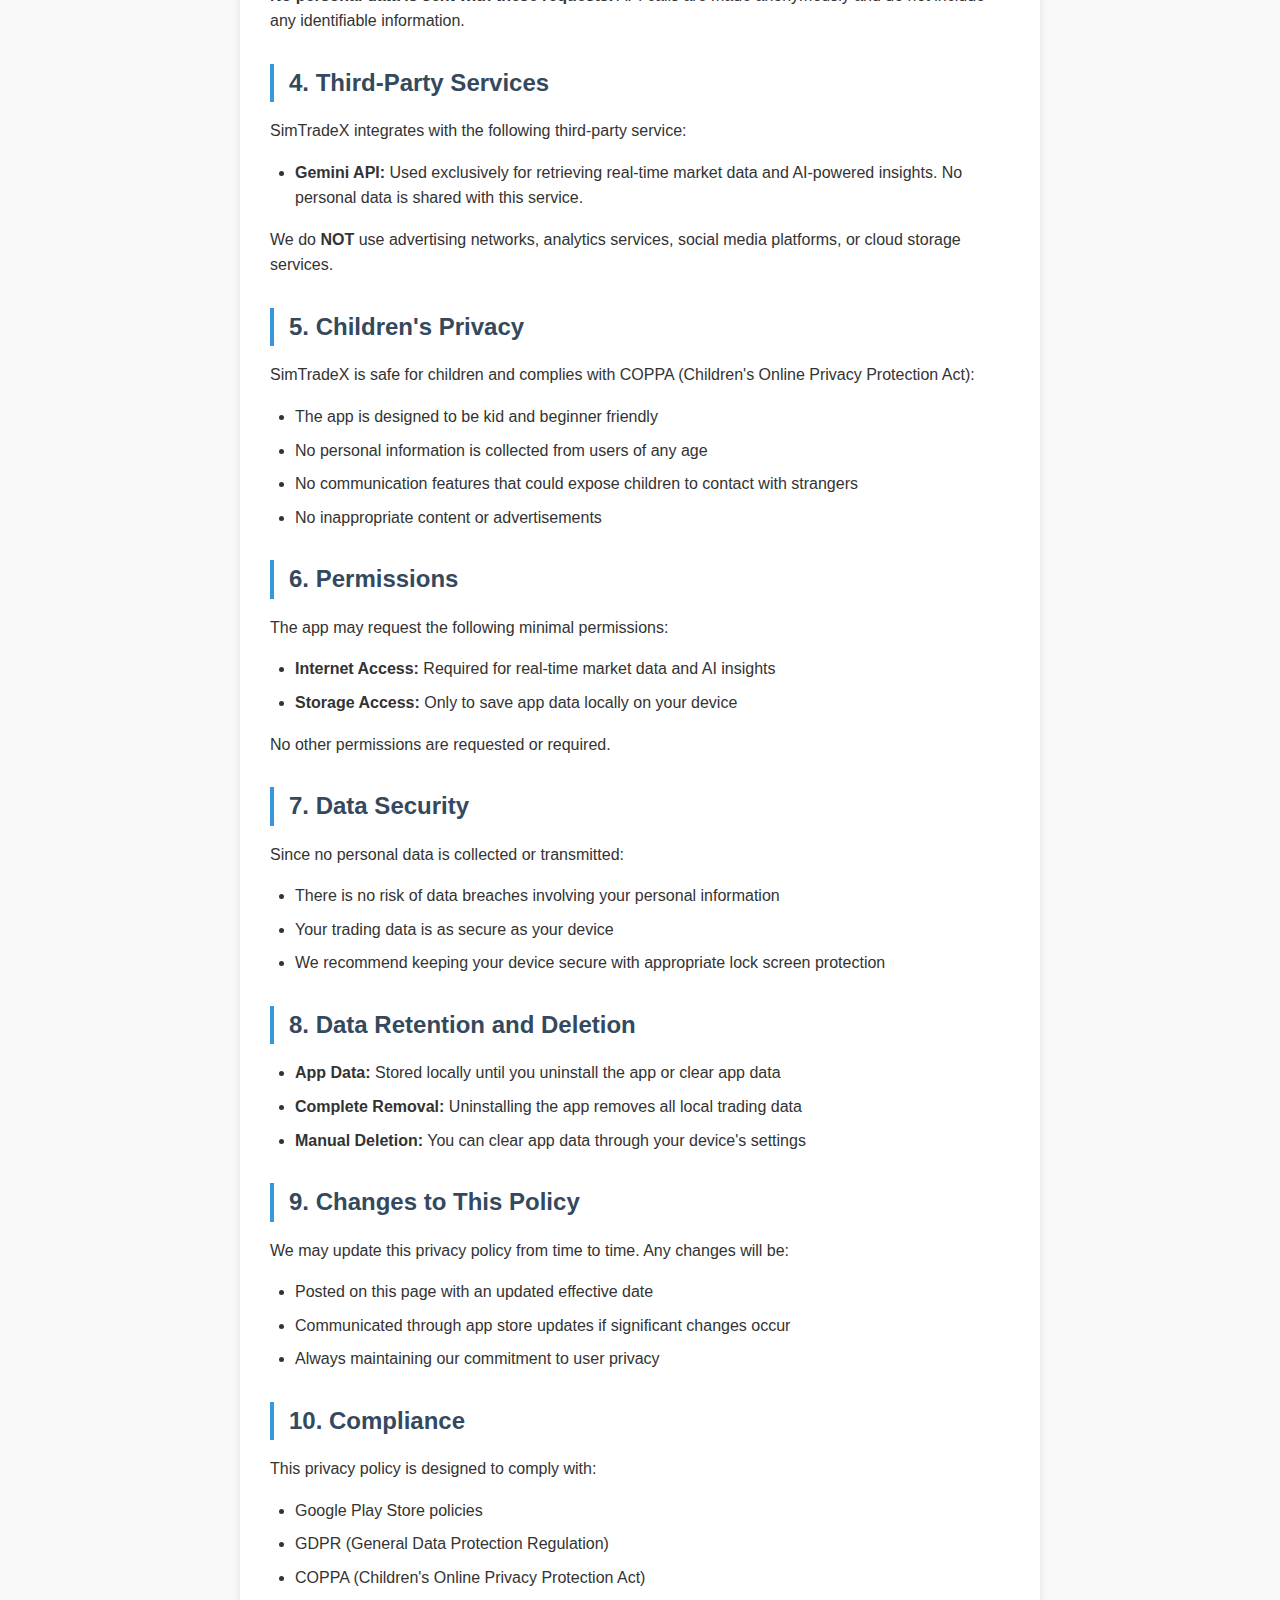
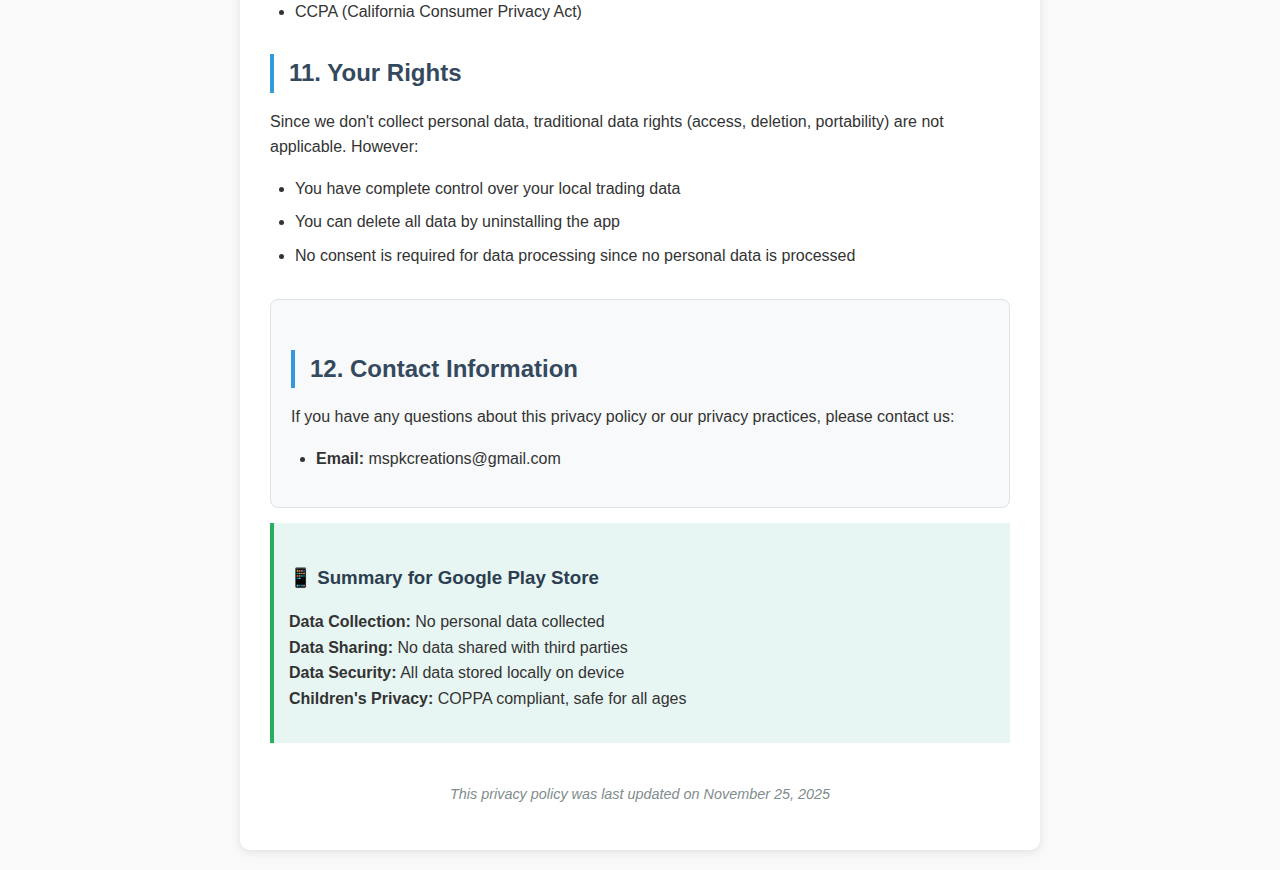
<file: privacypolicy/SimTradeX.html>
<!DOCTYPE html>
<html lang="en">
<head>
    <meta charset="UTF-8">
    <meta name="viewport" content="width=device-width, initial-scale=1.0">
    <title>Privacy Policy - SimTradeX</title>
    <style>
        body {
            font-family: 'Segoe UI', Tahoma, Geneva, Verdana, sans-serif;
            line-height: 1.6;
            color: #333;
            max-width: 800px;
            margin: 0 auto;
            padding: 20px;
            background-color: #f9f9f9;
        }
        .container {
            background-color: white;
            padding: 30px;
            border-radius: 10px;
            box-shadow: 0 2px 10px rgba(0,0,0,0.1);
        }
        h1 {
            color: #2c3e50;
            text-align: center;
            border-bottom: 3px solid #3498db;
            padding-bottom: 15px;
            margin-bottom: 30px;
        }
        h2 {
            color: #34495e;
            margin-top: 30px;
            margin-bottom: 15px;
            border-left: 4px solid #3498db;
            padding-left: 15px;
        }
        h3 {
            color: #2c3e50;
            margin-top: 25px;
            margin-bottom: 10px;
        }
        .app-info {
            background-color: #ecf0f1;
            padding: 20px;
            border-radius: 8px;
            margin-bottom: 25px;
        }
        .highlight {
            background-color: #e8f6f3;
            padding: 15px;
            border-left: 4px solid #27ae60;
            margin: 15px 0;
        }
        .contact-info {
            background-color: #f8f9fa;
            padding: 20px;
            border-radius: 8px;
            margin-top: 30px;
            border: 1px solid #dee2e6;
        }
        ul {
            padding-left: 25px;
        }
        li {
            margin-bottom: 8px;
        }
        .effective-date {
            text-align: center;
            font-style: italic;
            color: #7f8c8d;
            margin-bottom: 20px;
        }
    </style>
</head>
<body>
    <div class="container">
        <h1>Privacy Policy</h1>
        
        <div class="app-info">
            <h3>App Information</h3>
            <p><strong>App Name:</strong> SimTradeX</p>
        </div>

        <p class="effective-date">Effective Date: November 25, 2025</p>

        <div class="highlight">
            <h3>🔒 Privacy Summary</h3>
            <p><strong>SimTradeX is designed with privacy in mind. We do not collect, store, or share any personal information. All trading data remains on your device. Internet access is only used for real-time market data and AI insights.</strong></p>
        </div>

        <h2>1. Information We Collect</h2>
        <p>SimTradeX is committed to protecting your privacy. We do <strong>NOT</strong> collect any of the following:</p>
        <ul>
            <li>Personal identification information (name, email, phone number)</li>
            <li>Device identifiers or advertising IDs</li>
            <li>Location data</li>
            <li>Usage analytics or behavioral data</li>
            <li>Contact information</li>
            <li>Photos, camera, or microphone access</li>
            <li>Network activity beyond API calls for market data</li>
        </ul>

        <h2>2. Local Data Storage</h2>
        <p>The app stores the following data <strong>locally on your device only</strong>:</p>
        <ul>
            <li><strong>Portfolio Data:</strong> Your virtual cash balance, stock holdings, and transaction history</li>
            <li><strong>Watchlist:</strong> Your favorite stocks and watchlist entries</li>
            <li><strong>Settings:</strong> App preferences and daily reward streaks</li>
            <li><strong>Performance Data:</strong> Profit/loss tracking and trading statistics</li>
        </ul>
        
        <div class="highlight">
            <p><strong>Important:</strong> All app data is stored locally using secure local storage on your device. This data never leaves your device and is not transmitted to any servers except for necessary API calls to retrieve market data.</p>
        </div>

        <h2>3. Internet Access</h2>
        <p>SimTradeX requires internet access for the following features:</p>
        <ul>
            <li><strong>Real-Time Market Data:</strong> Fetches live stock prices using the Gemini API</li>
            <li><strong>AI Insights:</strong> Sends anonymized queries to AI services for market analysis</li>
            <li><strong>Daily Rewards:</strong> Verifies daily login streaks (processed locally)</li>
        </ul>
        <p><strong>No personal data is sent with these requests.</strong> API calls are made anonymously and do not include any identifiable information.</p>

        <h2>4. Third-Party Services</h2>
        <p>SimTradeX integrates with the following third-party service:</p>
        <ul>
            <li><strong>Gemini API:</strong> Used exclusively for retrieving real-time market data and AI-powered insights. No personal data is shared with this service.</li>
        </ul>
        <p>We do <strong>NOT</strong> use advertising networks, analytics services, social media platforms, or cloud storage services.</p>

        <h2>5. Children's Privacy</h2>
        <p>SimTradeX is safe for children and complies with COPPA (Children's Online Privacy Protection Act):</p>
        <ul>
            <li>The app is designed to be kid and beginner friendly</li>
            <li>No personal information is collected from users of any age</li>
            <li>No communication features that could expose children to contact with strangers</li>
            <li>No inappropriate content or advertisements</li>
        </ul>

        <h2>6. Permissions</h2>
        <p>The app may request the following minimal permissions:</p>
        <ul>
            <li><strong>Internet Access:</strong> Required for real-time market data and AI insights</li>
            <li><strong>Storage Access:</strong> Only to save app data locally on your device</li>
        </ul>
        <p>No other permissions are requested or required.</p>

        <h2>7. Data Security</h2>
        <p>Since no personal data is collected or transmitted:</p>
        <ul>
            <li>There is no risk of data breaches involving your personal information</li>
            <li>Your trading data is as secure as your device</li>
            <li>We recommend keeping your device secure with appropriate lock screen protection</li>
        </ul>

        <h2>8. Data Retention and Deletion</h2>
        <ul>
            <li><strong>App Data:</strong> Stored locally until you uninstall the app or clear app data</li>
            <li><strong>Complete Removal:</strong> Uninstalling the app removes all local trading data</li>
            <li><strong>Manual Deletion:</strong> You can clear app data through your device's settings</li>
        </ul>

        <h2>9. Changes to This Policy</h2>
        <p>We may update this privacy policy from time to time. Any changes will be:</p>
        <ul>
            <li>Posted on this page with an updated effective date</li>
            <li>Communicated through app store updates if significant changes occur</li>
            <li>Always maintaining our commitment to user privacy</li>
        </ul>

        <h2>10. Compliance</h2>
        <p>This privacy policy is designed to comply with:</p>
        <ul>
            <li>Google Play Store policies</li>
            <li>GDPR (General Data Protection Regulation)</li>
            <li>COPPA (Children's Online Privacy Protection Act)</li>
            <li>CCPA (California Consumer Privacy Act)</li>
        </ul>

        <h2>11. Your Rights</h2>
        <p>Since we don't collect personal data, traditional data rights (access, deletion, portability) are not applicable. However:</p>
        <ul>
            <li>You have complete control over your local trading data</li>
            <li>You can delete all data by uninstalling the app</li>
            <li>No consent is required for data processing since no personal data is processed</li>
        </ul>

        <div class="contact-info">
            <h2>12. Contact Information</h2>
            <p>If you have any questions about this privacy policy or our privacy practices, please contact us:</p>
            <ul>
                <li><strong>Email:</strong> mspkcreations@gmail.com</li>
            </ul>
        </div>

        <div class="highlight">
            <h3>📱 Summary for Google Play Store</h3>
            <p><strong>Data Collection:</strong> No personal data collected<br>
            <strong>Data Sharing:</strong> No data shared with third parties<br>
            <strong>Data Security:</strong> All data stored locally on device<br>
            <strong>Children's Privacy:</strong> COPPA compliant, safe for all ages</p>
        </div>

        <p style="text-align: center; margin-top: 40px; font-size: 0.9em; color: #7f8c8d;">
            <em>This privacy policy was last updated on November 25, 2025</em>
        </p>
    </div>
</body>
</html>
</file>
